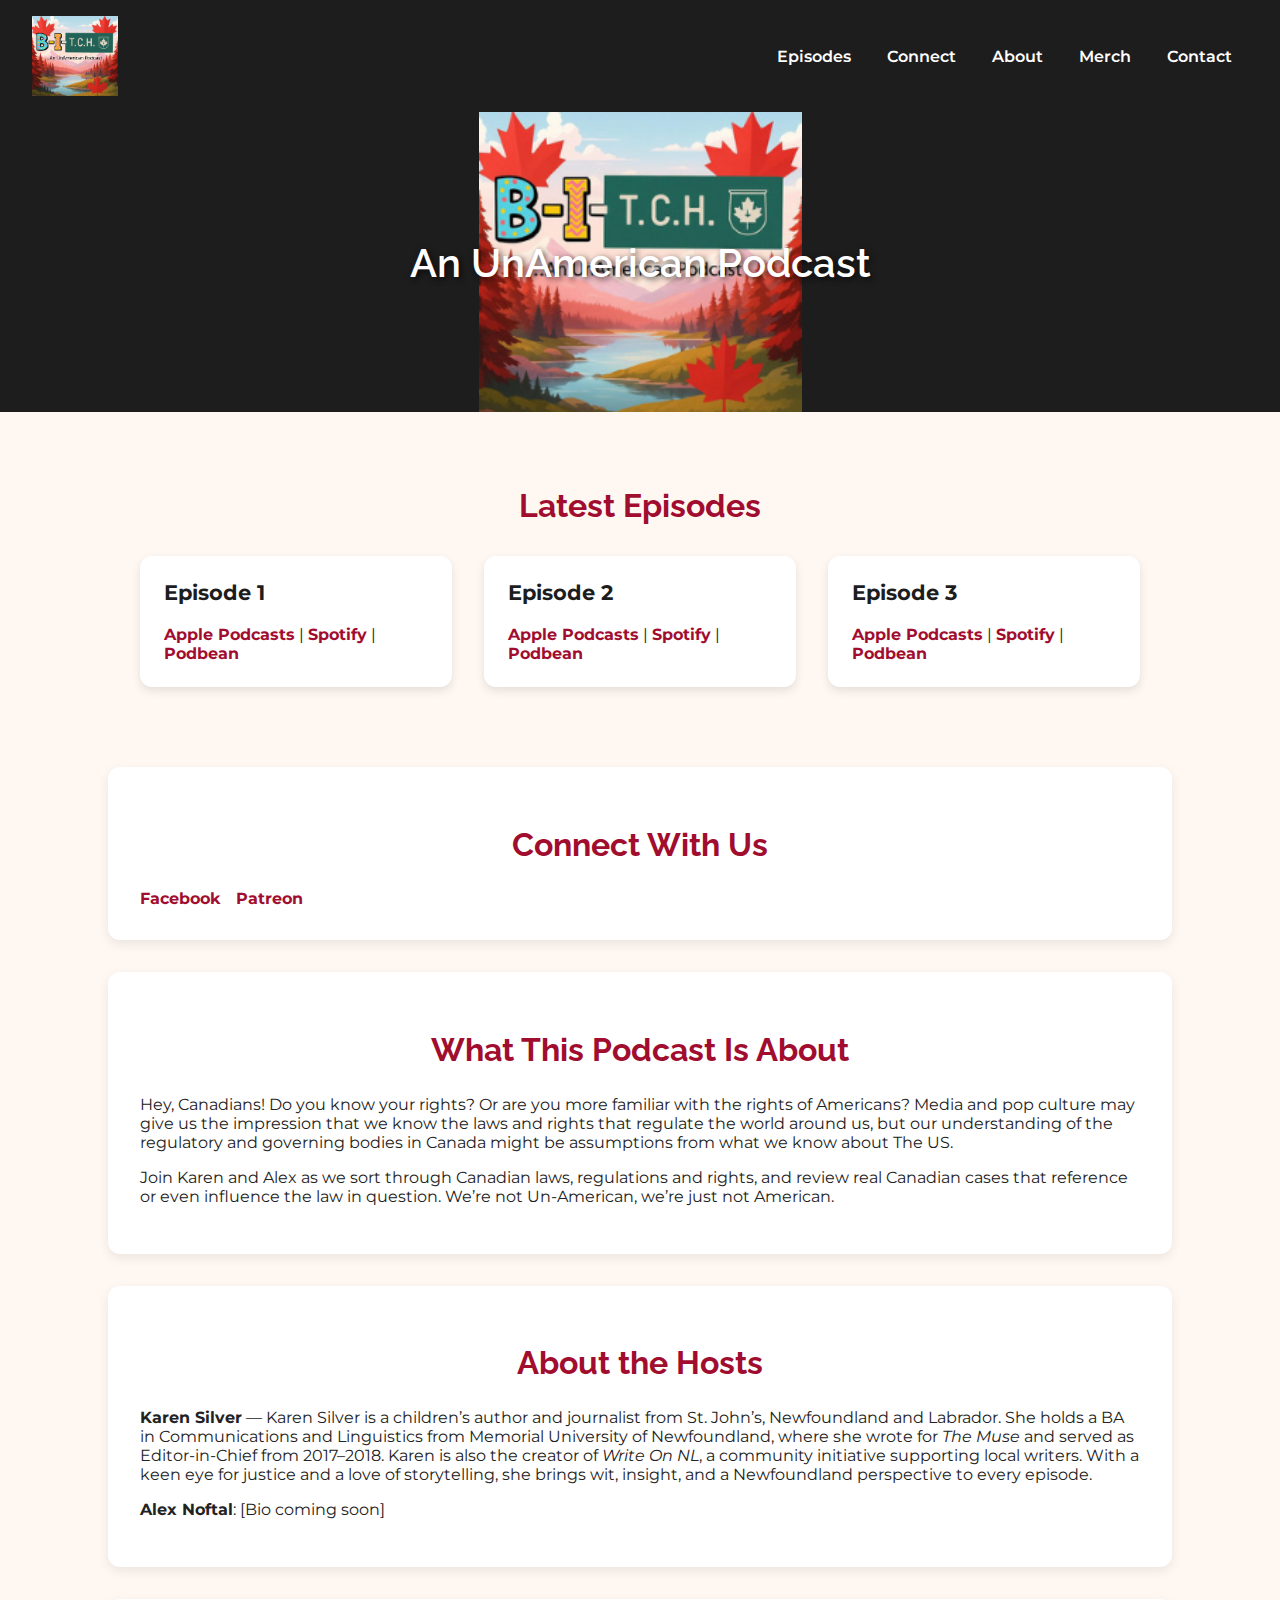
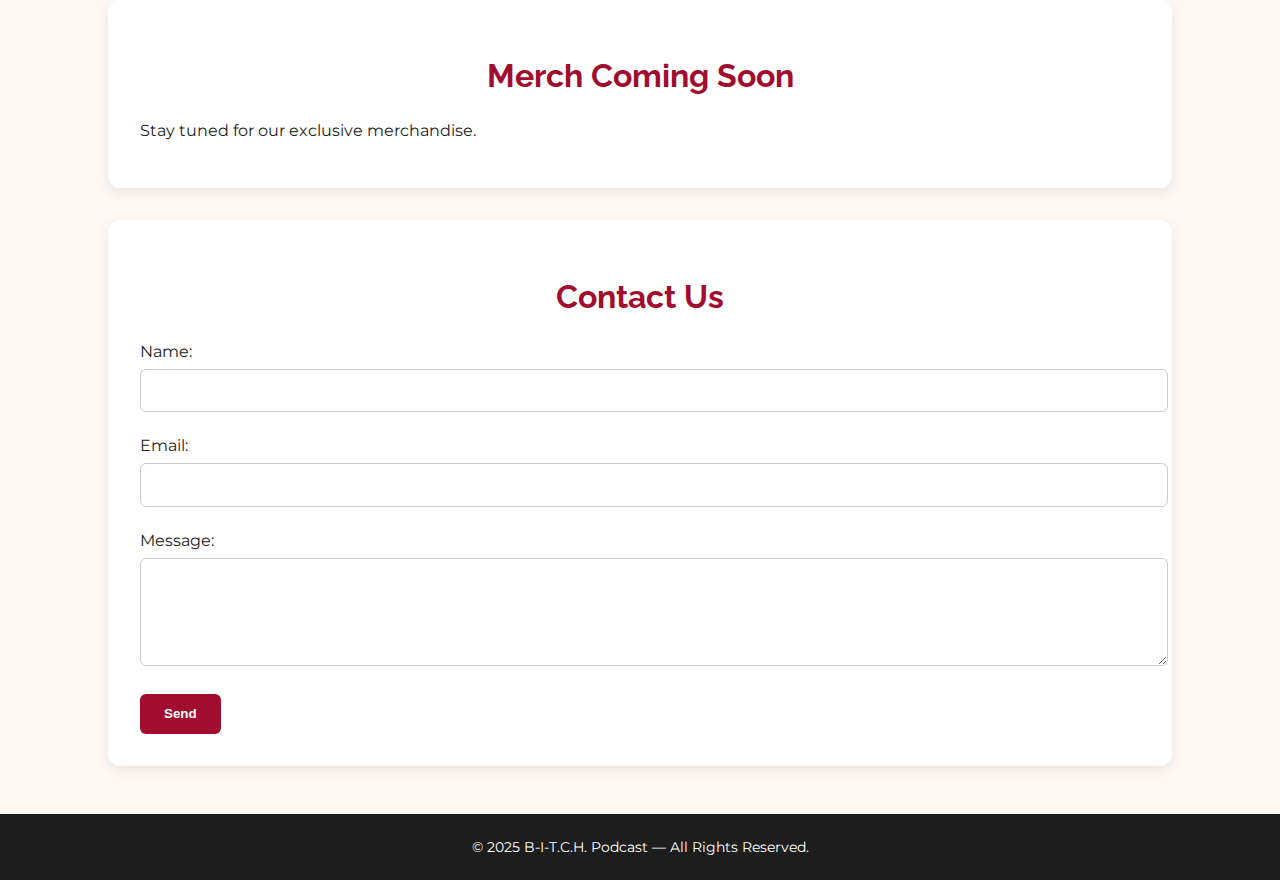
<file: index_with_embedded_logo.html>
<!DOCTYPE html>
<html lang="en">
<head>
  <meta charset="UTF-8" />
  <meta name="viewport" content="width=device-width, initial-scale=1.0" />
  <title>B-I-T.C.H. Podcast</title>
  <link rel="preconnect" href="https://fonts.googleapis.com">
  <link rel="preconnect" href="https://fonts.gstatic.com" crossorigin>
  <link href="https://fonts.googleapis.com/css2?family=Montserrat:wght@400;700&family=Raleway:wght@300;600&display=swap" rel="stylesheet">
  <style>
    :root {
      --primary-color: #a10d2f;
      --secondary-color: #1d1d1d;
      --background: #fff8f2;
      --text-color: #222;
      --card-bg: #ffffff;
      --accent: #fcd5ce;
    }
    body {margin:0;font-family:'Montserrat',sans-serif;background-color:var(--background);color:var(--text-color);}
    header {background-color:var(--secondary-color);padding:1rem 2rem;display:flex;align-items:center;justify-content:space-between;position:sticky;top:0;z-index:1000;}
    header img {height:80px;}
    nav a {color:white;margin:0 1rem;text-decoration:none;font-weight:600;transition:color 0.3s;}
    nav a:hover {color:var(--primary-color);}
    .banner {
      background:center/contain no-repeat;
      background-image:url("[data-uri]");
      background-color:var(--secondary-color);
      height:300px;
      display:flex;
      align-items:center;
      justify-content:center;
      color:white;
      text-shadow:2px 2px 6px rgba(0,0,0,0.7);
      font-size:2.5rem;
      text-align:center;
      font-family:'Raleway',sans-serif;
      font-weight:600;
    }
    section {padding:3rem 2rem;max-width:1000px;margin:auto;}
    h2 {text-align:center;font-family:'Raleway',sans-serif;font-size:2rem;color:var(--primary-color);}
    .episodes {display:grid;grid-template-columns:repeat(auto-fill,minmax(280px,1fr));gap:2rem;margin-top:2rem;}
    .episode-card {background:var(--card-bg);padding:1.5rem;border-radius:12px;box-shadow:0 4px 10px rgba(0,0,0,0.1);transition:transform 0.2s;}
    .episode-card:hover {transform:translateY(-5px);}
    .episode-card h3 {margin-top:0;font-size:1.3rem;color:var(--secondary-color);}
    .episode-card a {color:var(--primary-color);text-decoration:none;font-weight:bold;}
    .episode-card a:hover {text-decoration:underline;}
    .social-links a {display:inline-block;margin-right:1rem;color:var(--primary-color);text-decoration:none;font-weight:bold;}
    .connect,.about,.merch,.contact,.description {background-color:var(--card-bg);margin-top:2rem;border-radius:12px;padding:2rem;box-shadow:0 4px 12px rgba(0,0,0,0.08);}
    .contact form input,.contact form textarea {width:100%;padding:0.8rem;margin-top:0.5rem;margin-bottom:1.5rem;border:1px solid #ccc;border-radius:6px;font-family:'Montserrat',sans-serif;}
    .contact form button {background-color:var(--primary-color);color:white;border:none;padding:0.8rem 1.5rem;border-radius:6px;font-weight:bold;cursor:pointer;transition:background-color 0.3s;}
    .contact form button:hover {background-color:#880622;}
    .footer {background-color:var(--secondary-color);color:white;text-align:center;padding:1.5rem;margin-top:3rem;font-size:0.9rem;}
  </style>
</head>
<body>
  <header>
    <img src="[data-uri]" alt="B-I-T.C.H. Podcast Logo" />
    <nav>
      <a href="#episodes">Episodes</a>
      <a href="#connect">Connect</a>
      <a href="#description">About</a>
      <a href="#merch">Merch</a>
      <a href="#contact">Contact</a>
    </nav>
  </header>
  <div class="banner">An UnAmerican Podcast</div>
  <section id="episodes">
    <h2>Latest Episodes</h2>
    <div class="episodes">
      <div class="episode-card"><h3>Episode 1</h3><a href="#">Apple Podcasts</a> | <a href="#">Spotify</a> | <a href="#">Podbean</a></div>
      <div class="episode-card"><h3>Episode 2</h3><a href="#">Apple Podcasts</a> | <a href="#">Spotify</a> | <a href="#">Podbean</a></div>
      <div class="episode-card"><h3>Episode 3</h3><a href="#">Apple Podcasts</a> | <a href="#">Spotify</a> | <a href="#">Podbean</a></div>
    </div>
  </section>
  <section id="connect" class="connect">
    <h2>Connect With Us</h2>
    <div class="social-links"><a href="#">Facebook</a><a href="#">Patreon</a></div>
  </section>
  <section id="description" class="description">
    <h2>What This Podcast Is About</h2>
    <p>Hey, Canadians! Do you know your rights? Or are you more familiar with the rights of Americans? Media and pop culture may give us the impression that we know the laws and rights that regulate the world around us, but our understanding of the regulatory and governing bodies in Canada might be assumptions from what we know about The US.</p>
    <p>Join Karen and Alex as we sort through Canadian laws, regulations and rights, and review real Canadian cases that reference or even influence the law in question. We’re not Un-American, we’re just not American.</p>
  </section>
  <section id="about" class="about">
    <h2>About the Hosts</h2>
    <p><strong>Karen Silver</strong> — Karen Silver is a children’s author and journalist from St. John’s, Newfoundland and Labrador. She holds a BA in Communications and Linguistics from Memorial University of Newfoundland, where she wrote for <em>The Muse</em> and served as Editor-in-Chief from 2017–2018. Karen is also the creator of <em>Write On NL</em>, a community initiative supporting local writers. With a keen eye for justice and a love of storytelling, she brings wit, insight, and a Newfoundland perspective to every episode.</p>
    <p><strong>Alex Noftal</strong>: [Bio coming soon]</p>
  </section>
  <section id="merch" class="merch">
    <h2>Merch Coming Soon</h2>
    <p>Stay tuned for our exclusive merchandise.</p>
  </section>
  <section id="contact" class="contact">
    <h2>Contact Us</h2>
    <form action="mailto:bitranscanadahighway@gmail.com" method="post" enctype="text/plain">
      <label for="name">Name:</label><br />
      <input type="text" id="name" name="name" required><br />
      <label for="email">Email:</label><br />
      <input type="email" id="email" name="email" required><br />
      <label for="message">Message:</label><br />
      <textarea id="message" name="message" rows="5" required></textarea><br />
      <button type="submit">Send</button>
    </form>
  </section>
  <div class="footer">&copy; 2025 B-I-T.C.H. Podcast — All Rights Reserved.</div>
</body>
</html>
</file>
